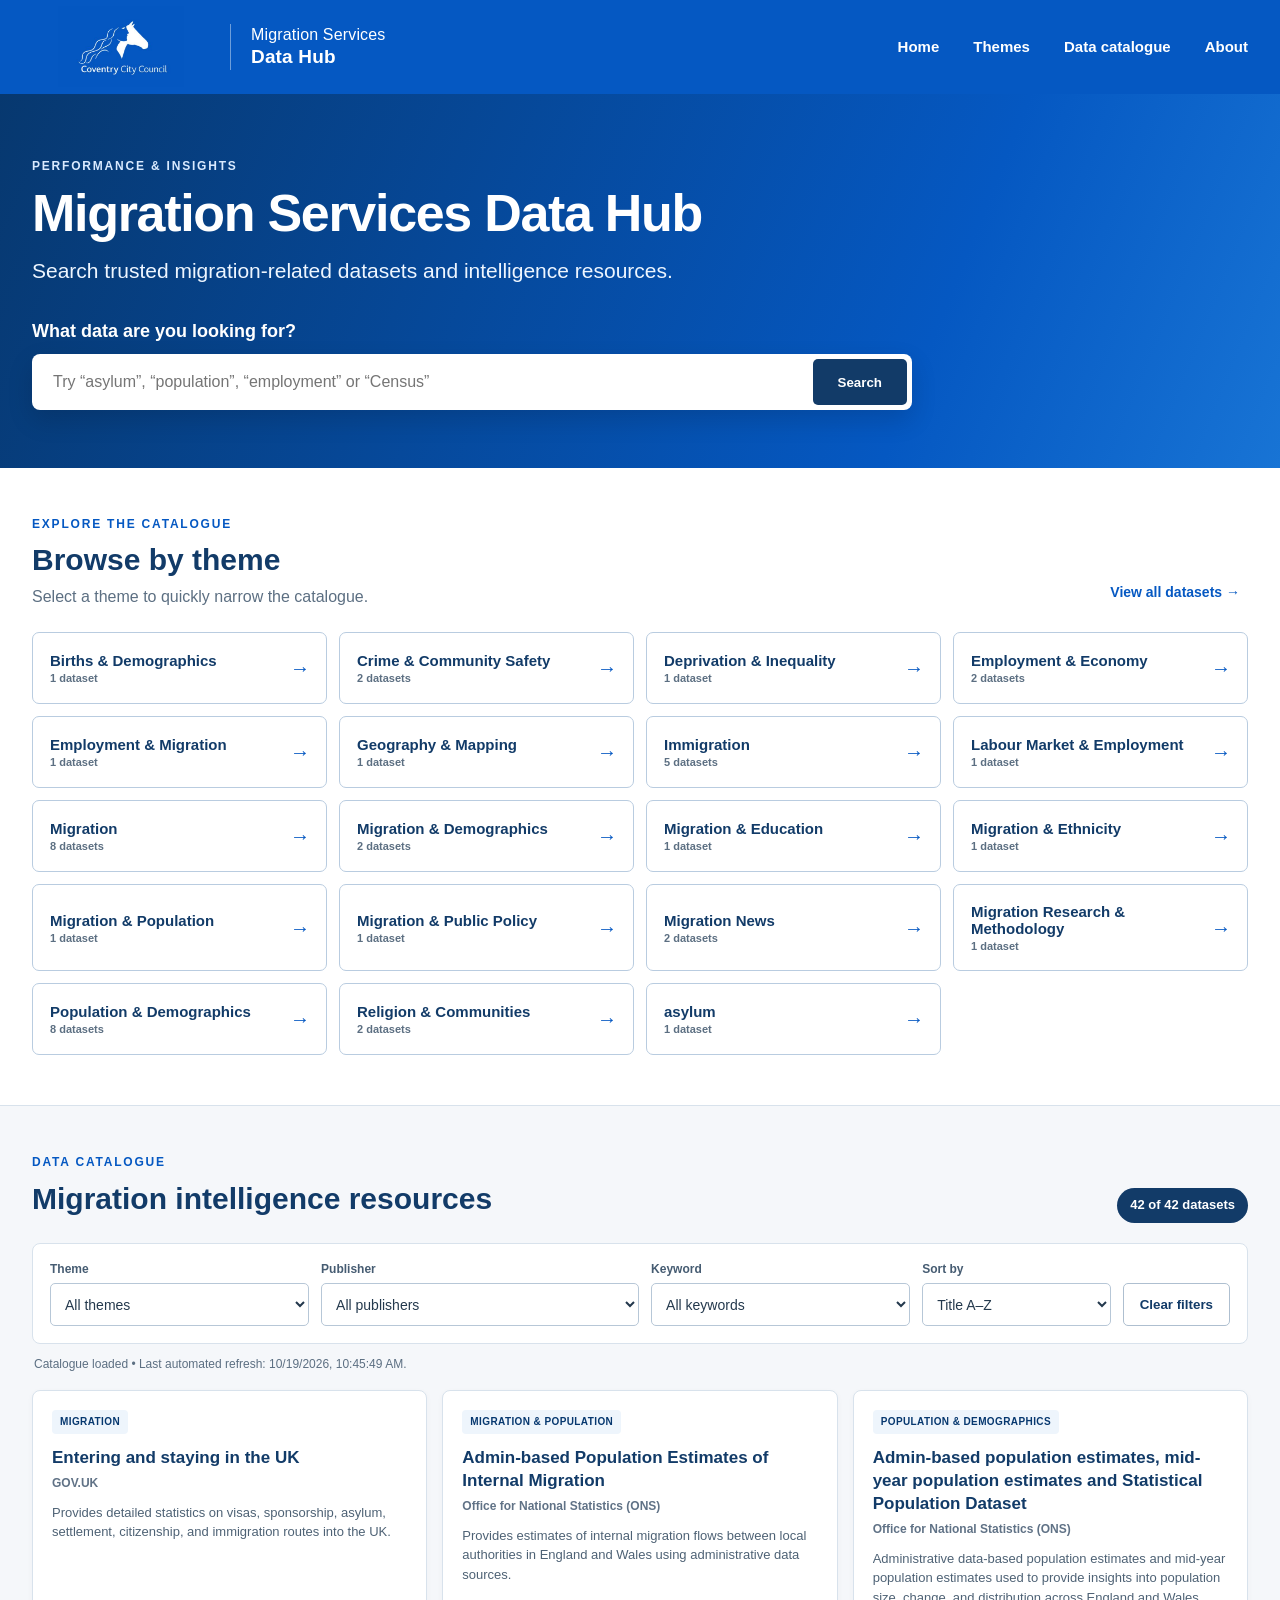
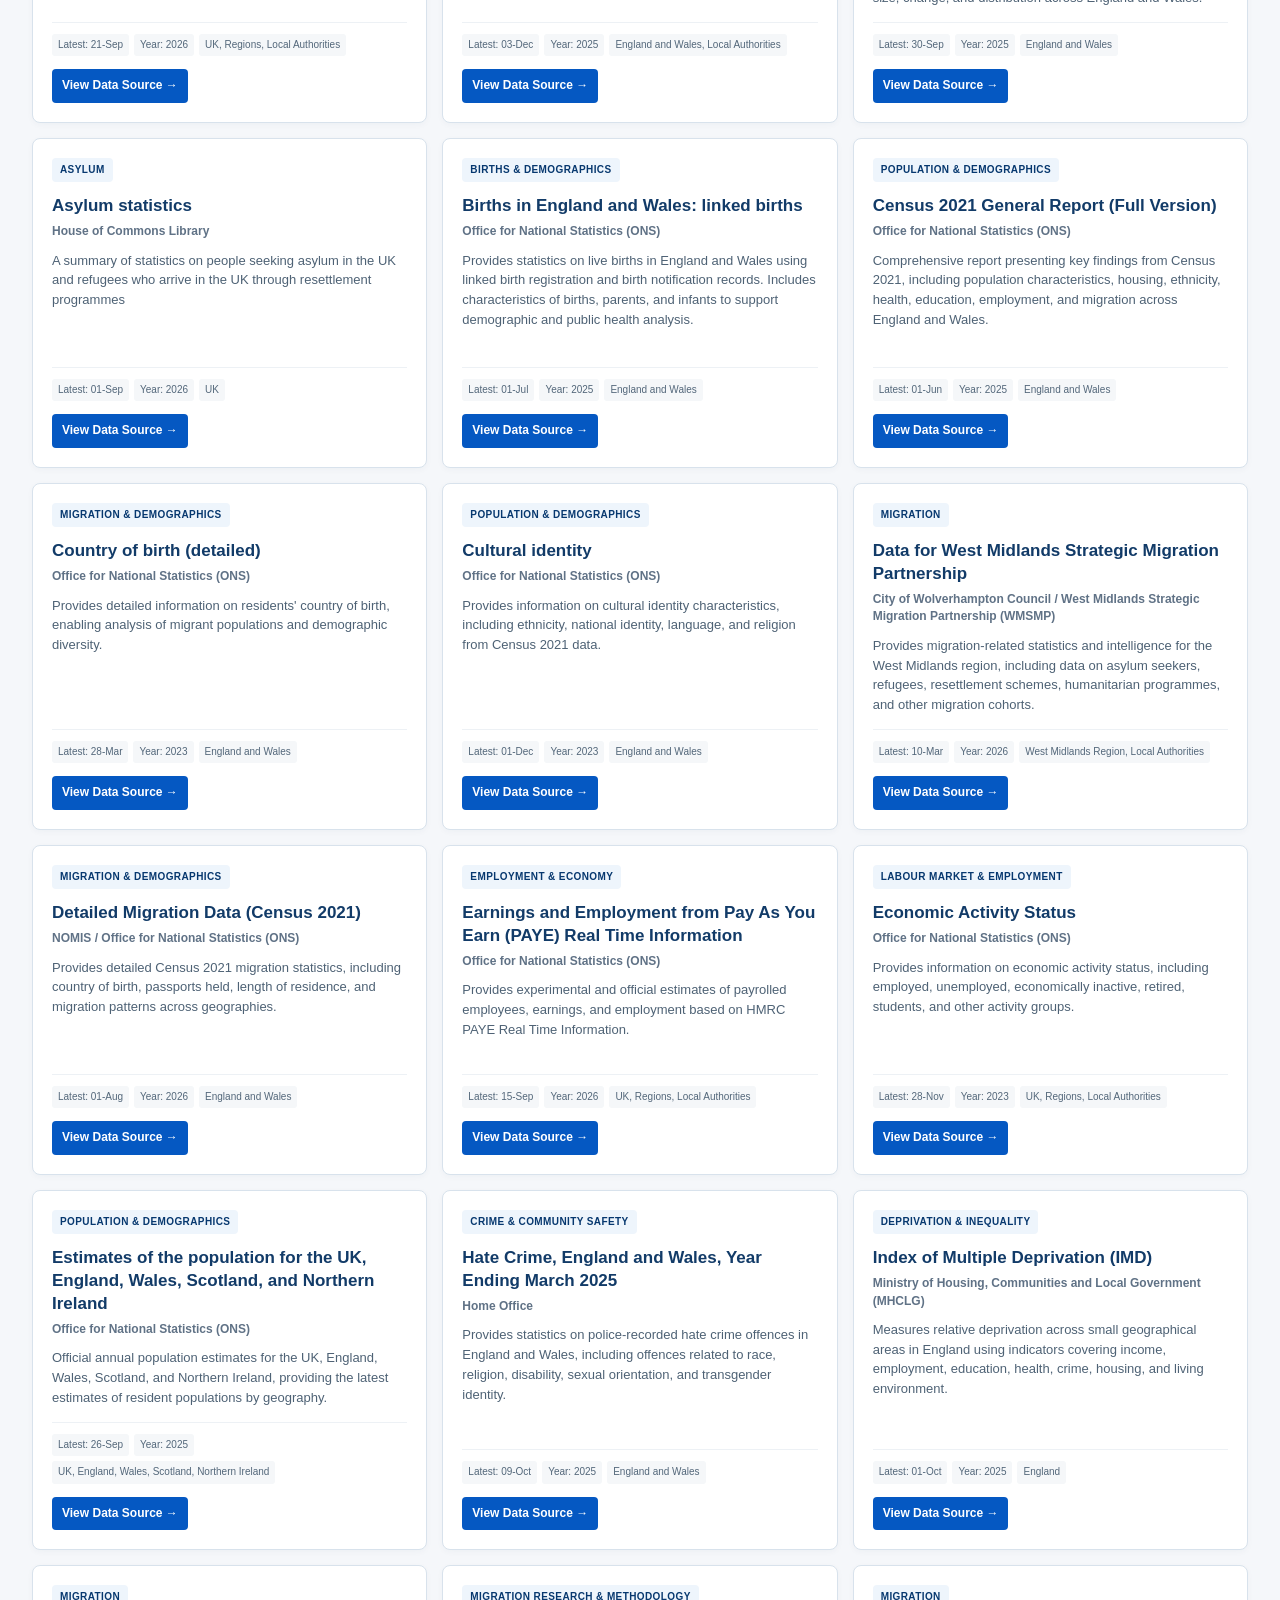
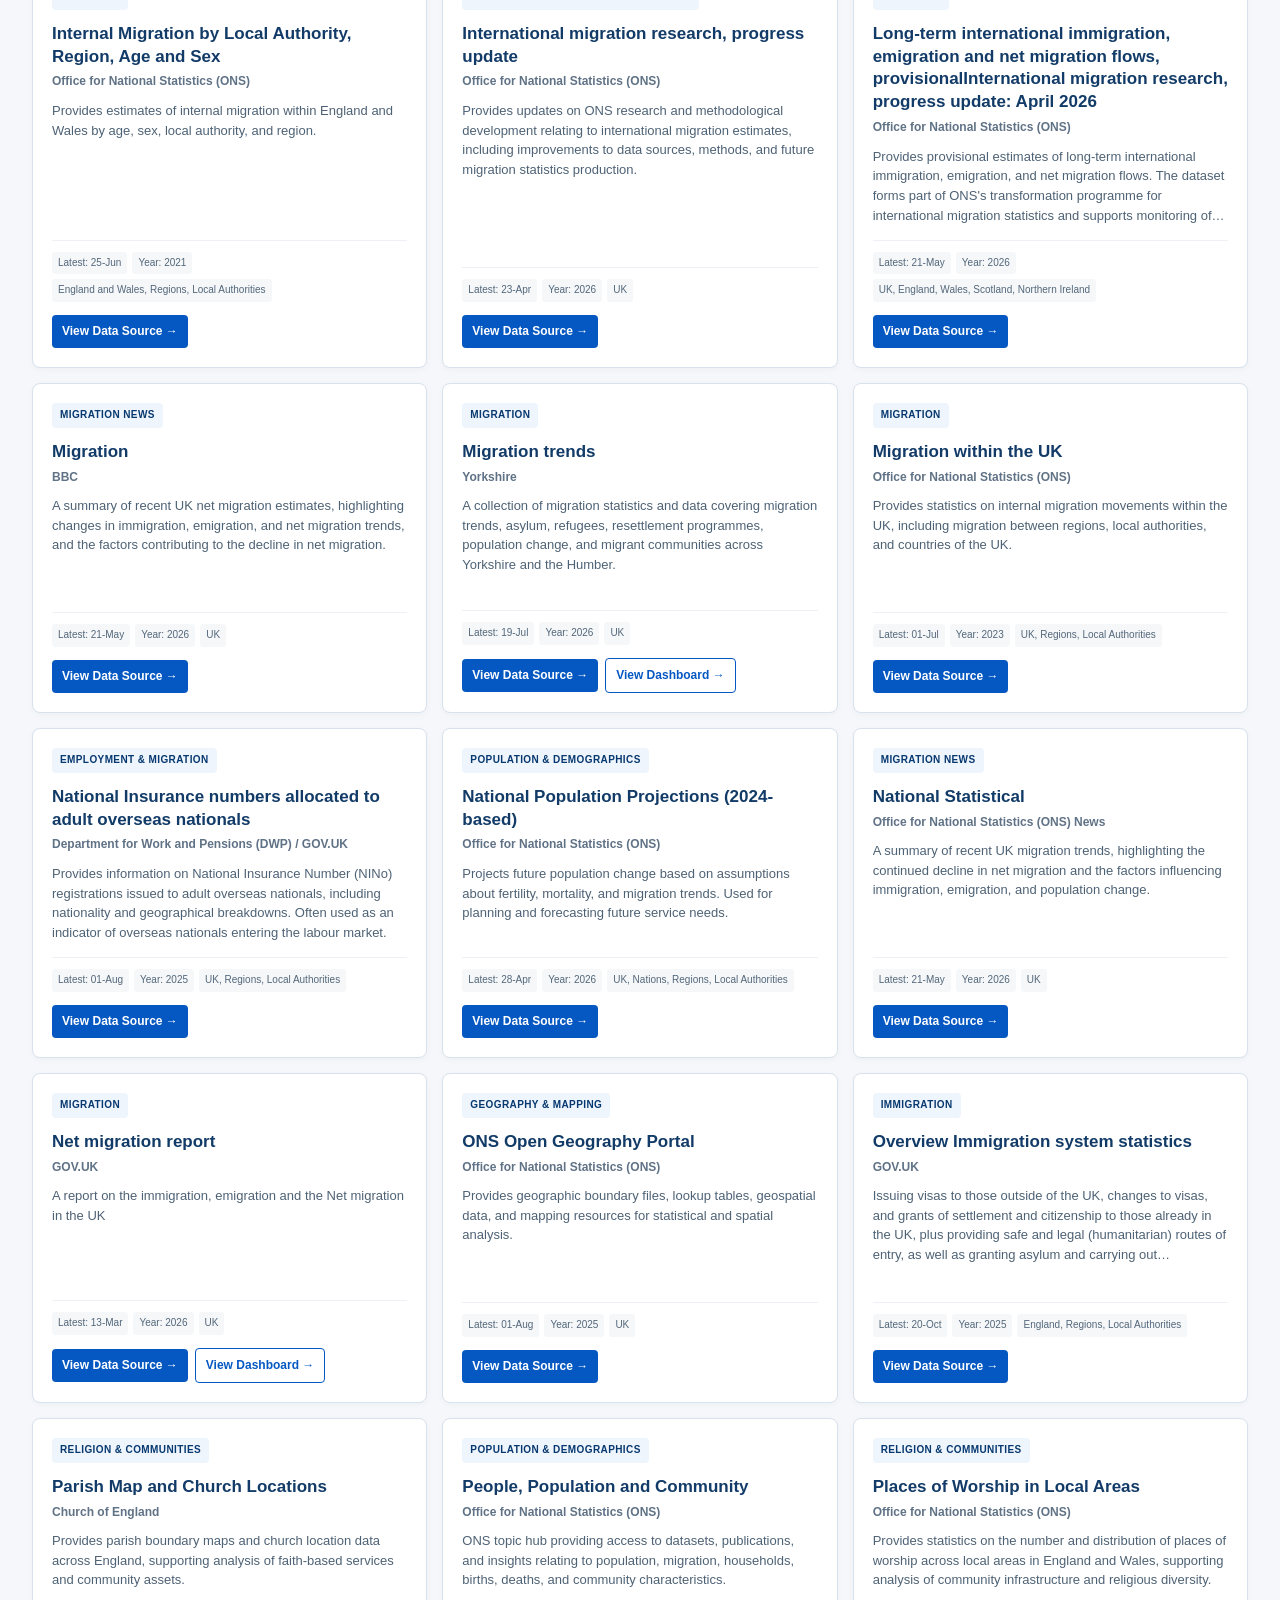
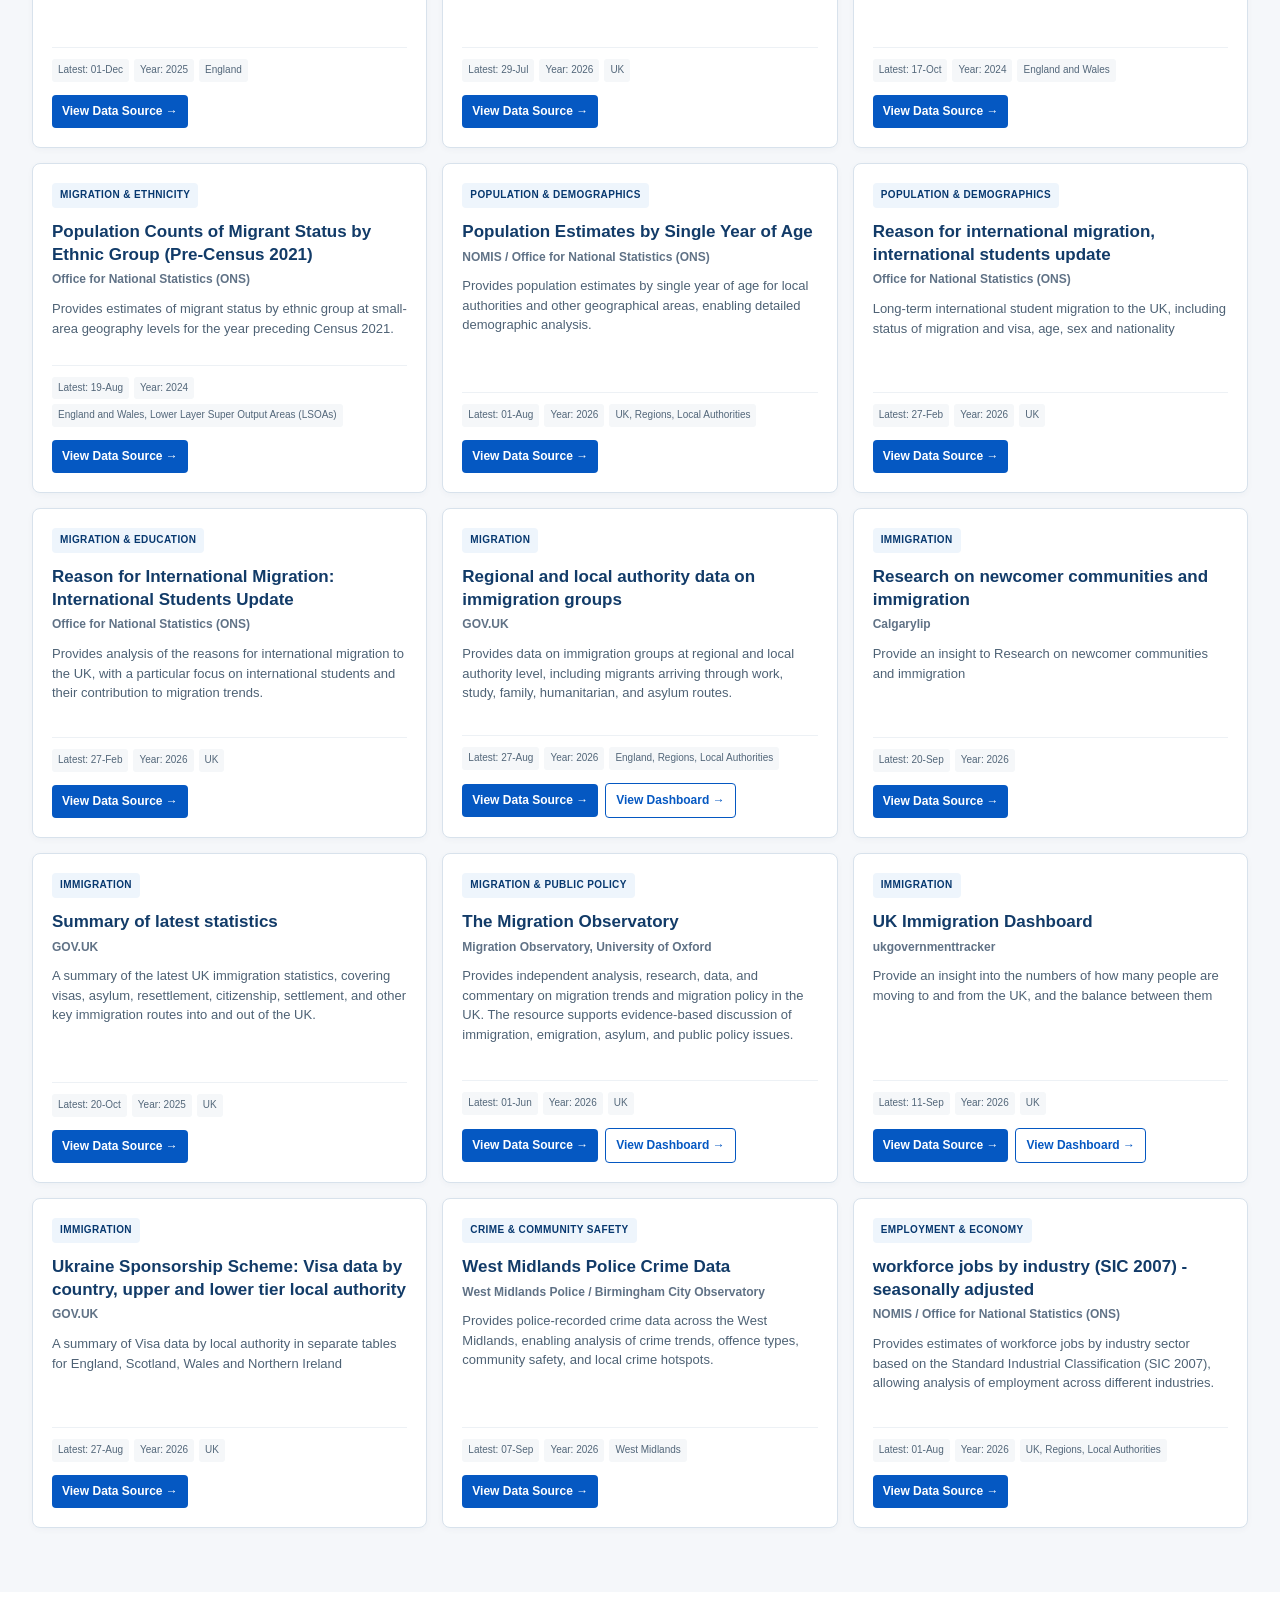
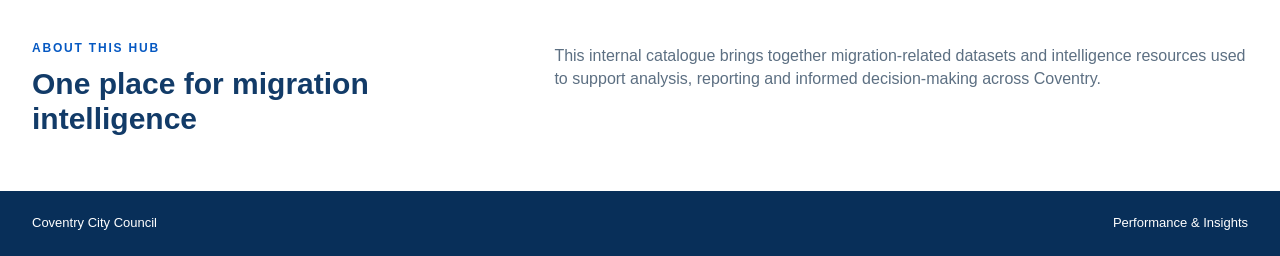
<file: index.html>
<!doctype html>
<html lang="en">
<head>
  <meta charset="utf-8">
  <meta name="viewport" content="width=device-width,initial-scale=1">
  <title>Migration Services Data Hub | Coventry City Council</title>
  <link rel="stylesheet" href="./styles.css">
</head>
<body>
<a class="skip" href="#catalogue">Skip to catalogue</a>

<header class="site-header">
  <div class="wrap header-inner">
    <a class="brand" href="#home" aria-label="Migration Services Data Hub home">
      <img src="./assets/coventry-logo-header.jpg" alt="Coventry City Council">
      <span class="brand-divider" aria-hidden="true"></span>
      <span class="service-name">Migration Services<br><strong>Data Hub</strong></span>
    </a>
    <nav aria-label="Main navigation">
      <a href="#home">Home</a>
      <a href="#themes">Themes</a>
      <a href="#catalogue">Data catalogue</a>
      <a href="#about">About</a>
    </nav>
  </div>
</header>

<main>
  <section class="hero" id="home">
    <div class="wrap hero-inner">
      <p class="eyebrow">PERFORMANCE &amp; INSIGHTS</p>
      <h1>Migration Services Data Hub</h1>
      <p class="lead">Search trusted migration-related datasets and intelligence resources.</p>

      <div class="search-panel" role="search">
        <label for="q">What data are you looking for?</label>
        <div class="search-row">
          <input id="q" type="search" placeholder="Try “asylum”, “population”, “employment” or “Census”" autocomplete="off">
          <button id="searchBtn" type="button">Search</button>
        </div>
      </div>
    </div>
  </section>

  <section class="themes-section" id="themes" aria-labelledby="themes-title">
    <div class="wrap">
      <div class="section-heading">
        <div>
          <p class="section-kicker">EXPLORE THE CATALOGUE</p>
          <h2 id="themes-title">Browse by theme</h2>
          <p>Select a theme to quickly narrow the catalogue.</p>
        </div>
        <button class="text-button" id="allThemes" type="button">View all datasets →</button>
      </div>
      <div id="themeTiles" class="theme-tiles"></div>
    </div>
  </section>

  <section class="catalogue-section" id="catalogue" aria-labelledby="catalogue-title">
    <div class="wrap">
      <div class="catalogue-title-row">
        <div>
          <p class="section-kicker">DATA CATALOGUE</p>
          <h2 id="catalogue-title">Migration intelligence resources</h2>
        </div>
        <strong id="count" class="result-count">0 datasets</strong>
      </div>

      <div class="filterbar">
        <div class="filter-field">
          <label for="theme">Theme</label>
          <select id="theme"><option value="">All themes</option></select>
        </div>
        <div class="filter-field">
          <label for="publisher">Publisher</label>
          <select id="publisher"><option value="">All publishers</option></select>
        </div>
        <div class="filter-field">
          <label for="keyword">Keyword</label>
          <select id="keyword"><option value="">All keywords</option></select>
        </div>
        <div class="filter-field sort-field">
          <label for="sort">Sort by</label>
          <select id="sort">
            <option value="title">Title A–Z</option>
            <option value="theme">Theme A–Z</option>
            <option value="publisher">Publisher A–Z</option>
          </select>
        </div>
        <button id="reset" class="reset" type="button">Clear filters</button>
      </div>

      <p id="status" class="status" aria-live="polite"></p>
      <div id="grid" class="grid"></div>
      <div id="empty" class="empty" hidden>
        <h3>No matching datasets</h3>
        <p>Try a different search term or clear your filters.</p>
      </div>
    </div>
  </section>

  <section class="about" id="about">
    <div class="wrap about-inner">
      <div>
        <p class="section-kicker">ABOUT THIS HUB</p>
        <h2>One place for migration intelligence</h2>
      </div>
      <p>This internal catalogue brings together migration-related datasets and intelligence resources used to support analysis, reporting and informed decision-making across Coventry.</p>
    </div>
  </section>
</main>

<footer>
  <div class="wrap footer-inner">
    <span>Coventry City Council</span>
    <span>Performance &amp; Insights</span>
  </div>
</footer>
<script src="./app.js"></script>
</body>
</html>
</file>
<file: styles.css>
:root{--coventry:#0558c2;--coventry-dark:#07386f;--navy:#123b68;--ink:#17324d;--muted:#5c6f82;--pale:#eef5fc;--line:#d8e2ec;--white:#fff;--bg:#f5f7fa;--focus:#ffbf47}
*{box-sizing:border-box}html{scroll-behavior:smooth}body{margin:0;font-family:"Segoe UI",Arial,sans-serif;color:var(--ink);background:var(--white);line-height:1.45}.wrap{width:min(1240px,calc(100% - 64px));margin:auto}.skip{position:absolute;left:-9999px;top:0;background:#fff;color:#000;padding:10px;z-index:99}.skip:focus{left:12px;top:12px}
.site-header{background:var(--coventry);color:#fff;box-shadow:0 1px 0 rgba(0,0,0,.08)}.header-inner{min-height:92px;display:flex;align-items:center;justify-content:space-between;gap:30px}.brand{display:flex;align-items:center;color:#fff;text-decoration:none;min-width:0}.brand img{width:178px;height:94px;object-fit:cover;object-position:center;border:0;display:block}.brand-divider{width:1px;height:46px;background:rgba(255,255,255,.42);margin:0 20px}.service-name{font-size:16px;line-height:1.25;letter-spacing:.01em}.service-name strong{font-size:19px}.site-header nav{display:flex;align-items:center;gap:34px}.site-header nav a{color:#fff;text-decoration:none;font-size:15px;font-weight:600;padding:34px 0 31px;border-bottom:3px solid transparent}.site-header nav a:hover,.site-header nav a:focus{border-bottom-color:#fff}
.hero{background:linear-gradient(112deg,var(--coventry-dark) 0%,var(--coventry) 72%,#1874d5 100%);color:#fff}.hero-inner{padding:64px 0 58px}.eyebrow,.section-kicker{font-size:12px;font-weight:800;letter-spacing:.15em;margin:0 0 10px}.eyebrow{color:#d9eaff}.hero h1{font-size:52px;line-height:1.08;letter-spacing:-.025em;margin:0 0 14px;max-width:820px}.lead{font-size:21px;margin:0 0 32px;color:#eef6ff}.search-panel{max-width:880px}.search-panel label{display:block;font-size:18px;font-weight:700;margin-bottom:10px}.search-row{display:flex;background:#fff;border-radius:8px;padding:5px;box-shadow:0 10px 26px rgba(0,0,0,.14)}.search-row:focus-within{outline:4px solid var(--focus)}.search-row input{flex:1;border:0;outline:0;padding:14px 16px;font-size:16px;color:#172b3d;min-width:0}.search-row button{border:0;border-radius:5px;background:var(--navy);color:#fff;font-weight:700;padding:0 25px;cursor:pointer}.search-row button:hover{background:#082b51}
.themes-section{background:#fff;padding:48px 0 50px;border-bottom:1px solid var(--line)}.section-heading{display:flex;justify-content:space-between;align-items:flex-end;gap:24px;margin-bottom:24px}.section-kicker{color:var(--coventry)}.section-heading h2,.catalogue-title-row h2,.about h2{font-size:30px;line-height:1.15;margin:0 0 7px;color:var(--navy)}.section-heading p:not(.section-kicker){margin:0;color:var(--muted)}.text-button{border:0;background:none;color:var(--coventry);font-size:14px;font-weight:700;cursor:pointer;padding:8px}.theme-tiles{display:grid;grid-template-columns:repeat(4,minmax(0,1fr));gap:12px}.theme-tile{position:relative;text-align:left;background:#fff;border:1px solid #b9cce0;border-radius:7px;padding:18px 42px 18px 17px;min-height:72px;color:var(--navy);font-size:15px;font-weight:700;cursor:pointer;transition:.15s ease}.theme-tile:after{content:"→";position:absolute;right:16px;top:50%;transform:translateY(-50%);color:var(--coventry);font-size:20px}.theme-tile:hover,.theme-tile.active{background:var(--pale);border-color:var(--coventry);box-shadow:0 4px 14px rgba(5,88,194,.09)}.theme-tile:focus{outline:3px solid var(--focus);outline-offset:2px}.theme-count{display:block;font-size:11px;color:var(--muted);font-weight:600;margin-top:3px}
.catalogue-section{background:var(--bg);padding:48px 0 64px}.catalogue-title-row{display:flex;justify-content:space-between;align-items:flex-end;margin-bottom:20px;gap:20px}.result-count{background:var(--navy);color:#fff;padding:8px 13px;border-radius:20px;font-size:13px;white-space:nowrap}.filterbar{display:grid;grid-template-columns:1.1fr 1.35fr 1.1fr .8fr auto;gap:12px;align-items:end;background:#fff;border:1px solid var(--line);border-radius:8px;padding:17px;margin-bottom:10px}.filter-field label{display:block;font-size:12px;font-weight:750;color:#465c72;margin-bottom:5px}.filter-field select{width:100%;height:43px;border:1px solid #b7c7d7;border-radius:5px;background:#fff;padding:0 10px;color:#24394d;font-size:14px}.reset{height:43px;border:1px solid #aebfd0;background:#fff;border-radius:5px;color:var(--navy);font-weight:700;padding:0 16px;cursor:pointer}.status{font-size:12px;color:var(--muted);margin:12px 2px 16px}.grid{display:grid;grid-template-columns:repeat(3,minmax(0,1fr));gap:15px}.card{background:#fff;border:1px solid var(--line);border-radius:8px;padding:19px;display:flex;flex-direction:column;min-height:330px;box-shadow:0 2px 6px rgba(20,50,75,.035)}.tag{align-self:flex-start;background:var(--pale);color:var(--coventry-dark);border-radius:4px;padding:5px 8px;font-size:10px;font-weight:800;text-transform:uppercase;letter-spacing:.04em}.card h3{font-size:17px;line-height:1.35;color:var(--navy);margin:11px 0 5px}.pub{font-size:12px;font-weight:700;color:#607286;margin-bottom:10px}.desc{font-size:13px;line-height:1.52;color:#4e6275;margin:0 0 14px;display:-webkit-box;-webkit-line-clamp:4;-webkit-box-orient:vertical;overflow:hidden}.meta{display:flex;flex-wrap:wrap;gap:5px;margin-top:auto;border-top:1px solid #edf1f5;padding-top:11px}.meta span{font-size:10px;background:#f5f7f9;color:#53677a;border-radius:3px;padding:4px 6px}.actions{display:flex;align-items:center;gap:7px;margin-top:13px;flex-wrap:wrap}.actions a{display:inline-block;background:var(--coventry);color:#fff;text-decoration:none;font-size:12px;font-weight:700;border-radius:4px;padding:8px 10px}.actions a.secondary{background:#fff;color:var(--coventry);border:1px solid var(--coventry)}.missing{font-size:11px;color:#855a16;background:#fff7e7;border:1px solid #f0dfbd;padding:6px 8px;border-radius:4px}.empty{background:#fff;border:1px solid var(--line);border-radius:8px;padding:35px;text-align:center}.about{background:#fff;padding:48px 0}.about-inner{display:grid;grid-template-columns:.8fr 1.2fr;gap:60px;align-items:start}.about-inner>p{font-size:16px;color:var(--muted);margin:4px 0 0;max-width:700px}footer{background:#082f59;color:#fff}.footer-inner{display:flex;justify-content:space-between;padding:23px 0;font-size:13px}
button:focus,select:focus,a:focus{outline:3px solid var(--focus);outline-offset:2px}
@media(max-width:1000px){.theme-tiles{grid-template-columns:repeat(3,1fr)}.grid{grid-template-columns:repeat(2,1fr)}.site-header nav{gap:18px}.filterbar{grid-template-columns:1fr 1fr}.reset{width:max-content}}
@media(max-width:720px){.wrap{width:calc(100% - 30px)}.header-inner{min-height:80px}.brand img{width:130px;height:70px}.brand-divider,.service-name,.site-header nav{display:none}.hero-inner{padding:44px 0}.hero h1{font-size:38px}.lead{font-size:18px}.theme-tiles,.grid,.filterbar,.about-inner{grid-template-columns:1fr}.section-heading,.catalogue-title-row{align-items:flex-start;flex-direction:column}.search-row button{padding:0 15px}.footer-inner{gap:15px;flex-direction:column}}
.card-tags{display:flex;align-items:center;gap:7px;flex-wrap:wrap;margin-bottom:2px}.new-tag{align-self:flex-start;background:#e7f6ec;color:#176b37;border:1px solid #a9dbb8;border-radius:4px;padding:5px 8px;font-size:10px;font-weight:800;text-transform:uppercase;letter-spacing:.04em}.actions a{min-width:124px;text-align:center}.actions a.secondary{background:#fff;color:var(--coventry);border:1px solid var(--coventry)}
</file>
